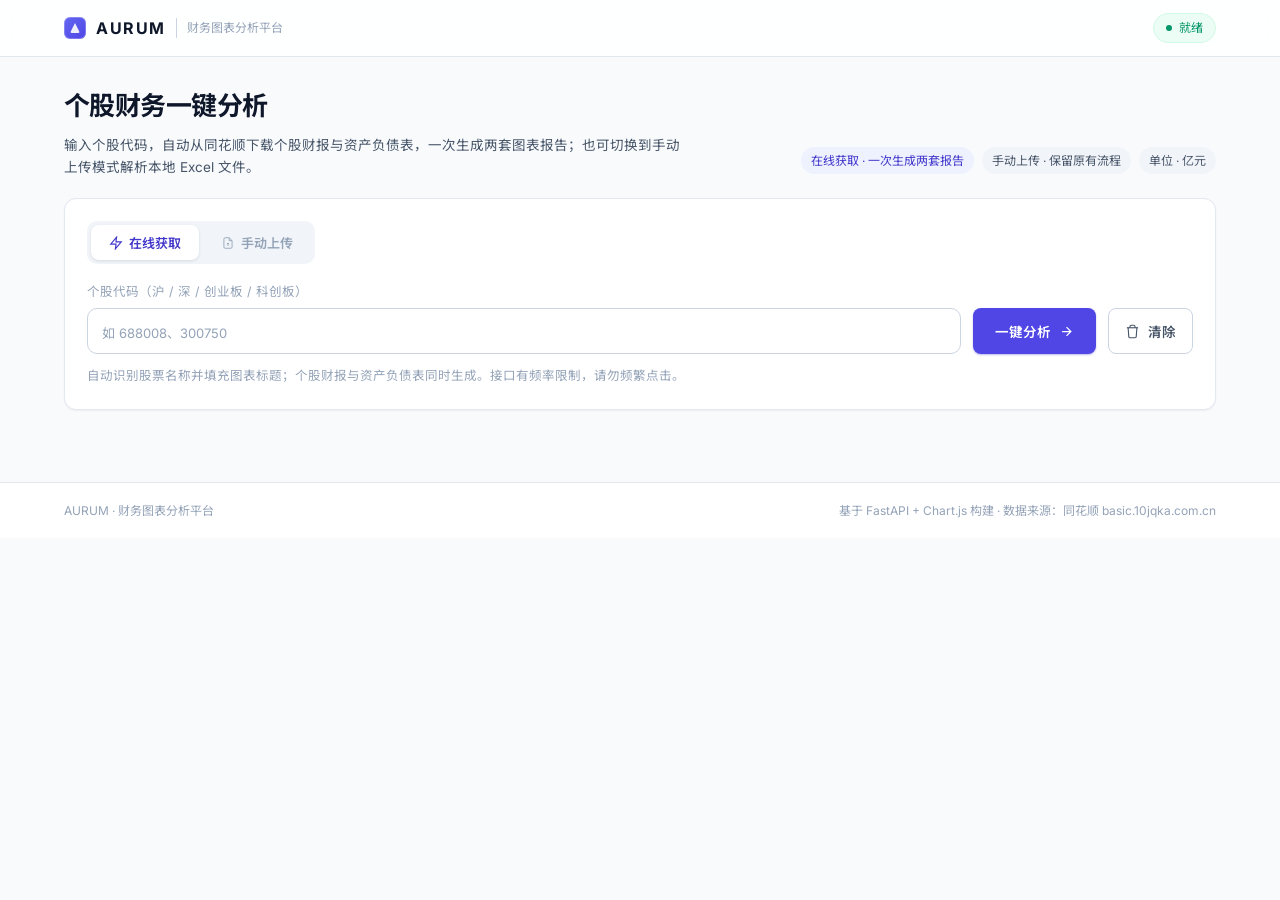
<file: static/index.html>
<!DOCTYPE html>
<html lang="zh">
<head>
<meta charset="UTF-8">
<meta name="viewport" content="width=device-width, initial-scale=1.0">
<title>AURUM · 财务图表分析平台</title>
<link rel="preconnect" href="https://fonts.googleapis.com">
<link rel="preconnect" href="https://fonts.gstatic.com" crossorigin>
<link href="https://fonts.googleapis.com/css2?family=Inter:wght@400;500;600;700;800&family=Noto+Sans+SC:wght@400;500;700&display=swap" rel="stylesheet">
<script src="/static/vendor/chart.umd.js"></script>
<script src="/static/vendor/chartjs-plugin-datalabels.min.js"></script>
<script src="/static/vendor/hammer.min.js"></script>
<script src="/static/vendor/chartjs-plugin-zoom.min.js"></script>
<link rel="stylesheet" href="/static/style.css">
<script>
/* 主题配置：图表 JS（app.js / bs_chart.js）从这里读取全部颜色与字体 */
window.APP_THEME = {
    font: "'Inter','Noto Sans SC',-apple-system,'Segoe UI',sans-serif",
    text: '#334155',
    textMute: '#94a3b8',
    grid: 'rgba(148,163,184,.22)',
    axisBorder: '#e2e8f0',
    tooltipBg: '#0f172a', tooltipFg: '#f8fafc', tooltipBorder: '#334155',
    pointBorder: '#ffffff',
    barRadius: 6,
    series: ['#6366f1', '#0ea5e9', '#10b981', '#f59e0b', '#8b5cf6', '#f43f5e'],
    bsAsset: '#10b981', bsAssetDeep: '#059669',
    bsLiab: '#f43f5e', bsLiabDeep: '#e11d48'
};
</script>
</head>
<body>

<header class="topbar">
    <div class="topbar-inner">
        <div class="brand">
            <span class="brand-mark" aria-hidden="true"></span>
            <span class="brand-name">AURUM</span>
            <span class="brand-sub">财务图表分析平台</span>
        </div>
        <div class="topbar-side">
            <span class="status" id="mastheadStatus">
                <i class="status-dot"></i>
                <span class="status-label">就绪</span>
            </span>
        </div>
    </div>
</header>

<main class="main">

    <!-- ============ 页头 ============ -->
    <section class="page-head">
        <div class="page-head-text">
            <h1>个股财务一键分析</h1>
            <p>输入个股代码，自动从同花顺下载个股财报与资产负债表，一次生成两套图表报告；也可切换到手动上传模式解析本地 Excel 文件。</p>
        </div>
        <div class="page-head-tags">
            <span class="tag tag-accent">在线获取 · 一次生成两套报告</span>
            <span class="tag">手动上传 · 保留原有流程</span>
            <span class="tag">单位 · 亿元</span>
        </div>
    </section>

    <!-- ============ 入口卡片：模式切换 ============ -->
    <section class="card entry-card">

        <div class="mode-tabs" id="modeTabs">
            <button class="mode-tab active" type="button" data-mode="online">
                <svg viewBox="0 0 24 24" fill="none" stroke="currentColor" stroke-width="2"><polygon points="13 2 3 14 12 14 11 22 21 10 12 10 13 2"></polygon></svg>
                <span>在线获取</span>
            </button>
            <button class="mode-tab" type="button" data-mode="manual">
                <svg viewBox="0 0 24 24" fill="none" stroke="currentColor" stroke-width="1.5"><path d="M14 3v5h5"></path><path d="M19 8v11a2 2 0 0 1-2 2H7a2 2 0 0 1-2-2V5a2 2 0 0 1 2-2h7z"></path><path d="M12 17v-5m0 0-2 2m2-2 2 2"></path></svg>
                <span>手动上传</span>
            </button>
        </div>

        <!-- 模式一：在线获取 -->
        <div class="mode-panel" id="modeOnline">
            <div class="online-form">
                <label class="code-field" for="codeInput">
                    <span class="code-label">个股代码（沪 / 深 / 创业板 / 科创板）</span>
                    <input type="text" id="codeInput" class="code-input" inputmode="numeric"
                           maxlength="6" autocomplete="off" spellcheck="false"
                           placeholder="如 688008、300750">
                </label>
                <button class="btn btn-primary btn-fetch" id="fetchBtn">
                    <span>一键分析</span>
                    <svg viewBox="0 0 24 24" fill="none" stroke="currentColor" stroke-width="2"><path d="M5 12h14M12 5l7 7-7 7"></path></svg>
                </button>
                <button class="btn btn-ghost btn-clear" id="clearBtnOnline" type="button" title="清除本页结果与代码输入">
                    <svg viewBox="0 0 24 24" fill="none" stroke="currentColor" stroke-width="1.8"><polyline points="3 6 5 6 21 6"></polyline><path d="M19 6l-1 14a2 2 0 0 1-2 2H8a2 2 0 0 1-2-2L5 6m3 0V4a2 2 0 0 1 2-2h4a2 2 0 0 1 2 2v2"></path></svg>
                    <span>清除</span>
                </button>
            </div>
            <p class="mode-hint">自动识别股票名称并填充图表标题；个股财报与资产负债表同时生成。接口有频率限制，请勿频繁点击。</p>
            <div class="alert alert-error" id="errorBoxOnline" hidden></div>
            <div class="loading-line" id="loadingBarOnline" hidden>
                <span class="loading-text">正在从同花顺下载数据并生成两套报告…</span>
                <span class="loading-track"><span class="loading-fill"></span></span>
            </div>
        </div>

        <!-- 模式二：手动上传（统一单表单：公司名 + 两个文件格 + 一个生成按钮） -->
        <div class="mode-panel" id="modeManual" hidden>
            <form class="manual-form" id="manualForm" autocomplete="off">
                <div class="form-field">
                    <label class="form-label" for="manualCompany">公司名称</label>
                    <input type="text" id="manualCompany" class="form-input" placeholder="如：宁德时代（上传个股财报时必填，用于标注图表）" maxlength="30">
                </div>

                <div class="form-field">
                    <span class="form-label">选择文件（至少 1 个，可都选）</span>
                    <div class="file-grid">
                        <div class="file-slot" id="fileSlotBs" role="button" tabindex="0" aria-label="选择资产负债表文件">
                            <input type="file" id="fileInputBs" accept=".xls,.xlsx" hidden>
                            <div class="slot-body">
                                <div class="slot-icon slot-icon-asset">
                                    <svg viewBox="0 0 24 24" fill="none" stroke="currentColor" stroke-width="1.5"><rect x="3" y="4" width="18" height="16" rx="2"></rect><path d="M3 10h18M9 10v10M15 10v10"></path></svg>
                                </div>
                                <div class="slot-text">
                                    <p class="slot-title">资产负债表</p>
                                    <p class="slot-hint" id="slotHintBs">点击或拖入 .xls / .xlsx</p>
                                </div>
                            </div>
                            <div class="slot-file" id="slotFileBs" hidden>
                                <svg viewBox="0 0 24 24" fill="none" stroke="currentColor" stroke-width="2"><polyline points="20 6 9 17 4 12"></polyline></svg>
                                <span class="slot-name" id="slotNameBs"></span>
                                <button type="button" class="slot-clear" id="slotClearBs" aria-label="移除已选文件" title="移除文件">
                                    <svg viewBox="0 0 24 24" fill="none" stroke="currentColor" stroke-width="2"><line x1="18" y1="6" x2="6" y2="18"></line><line x1="6" y1="6" x2="18" y2="18"></line></svg>
                                </button>
                            </div>
                        </div>

                        <div class="file-slot" id="fileSlot" role="button" tabindex="0" aria-label="选择个股财报文件">
                            <input type="file" id="fileInput" accept=".xls" hidden>
                            <div class="slot-body">
                                <div class="slot-icon slot-icon-stock">
                                    <svg viewBox="0 0 24 24" fill="none" stroke="currentColor" stroke-width="1.5"><path d="M3 3v18h18"></path><path d="m19 9-5 5-4-4-3 3"></path></svg>
                                </div>
                                <div class="slot-text">
                                    <p class="slot-title">个股财报</p>
                                    <p class="slot-hint" id="slotHint">点击或拖入 .xls（diy_report 模板）</p>
                                </div>
                            </div>
                            <div class="slot-file" id="slotFile" hidden>
                                <svg viewBox="0 0 24 24" fill="none" stroke="currentColor" stroke-width="2"><polyline points="20 6 9 17 4 12"></polyline></svg>
                                <span class="slot-name" id="slotName"></span>
                                <button type="button" class="slot-clear" id="slotClear" aria-label="移除已选文件" title="移除文件">
                                    <svg viewBox="0 0 24 24" fill="none" stroke="currentColor" stroke-width="2"><line x1="18" y1="6" x2="6" y2="18"></line><line x1="6" y1="6" x2="18" y2="18"></line></svg>
                                </button>
                            </div>
                        </div>
                    </div>
                </div>

                <div class="form-actions">
                    <button class="btn btn-primary gen-btn" id="manualGenBtn" type="submit" disabled>
                        <span id="manualGenText">生成分析报告</span>
                        <svg viewBox="0 0 24 24" fill="none" stroke="currentColor" stroke-width="2"><path d="M5 12h14M12 5l7 7-7 7"></path></svg>
                    </button>
                    <button class="btn btn-ghost btn-clear" id="clearBtnManual" type="button" title="清除本页结果、已选文件与公司名">
                        <svg viewBox="0 0 24 24" fill="none" stroke="currentColor" stroke-width="1.8"><polyline points="3 6 5 6 21 6"></polyline><path d="M19 6l-1 14a2 2 0 0 1-2 2H8a2 2 0 0 1-2-2L5 6m3 0V4a2 2 0 0 1 2-2h4a2 2 0 0 1 2 2v2"></path></svg>
                        <span>清除</span>
                    </button>
                </div>
            </form>
            <div class="alert alert-error" id="errorBoxManual" hidden></div>
            <div class="loading-line" id="loadingBarManual" hidden>
                <span class="loading-text">正在解析数据并生成图表…</span>
                <span class="loading-track"><span class="loading-fill"></span></span>
            </div>
        </div>
    </section>

    <!-- ============ 结果一：资产负债表（优先展示） ============ -->
    <section class="result" id="resultSectionBs" hidden>

        <div class="section-head">
            <h2 class="section-title" id="sectionTitleBs">资产与负债分布</h2>
            <span class="section-meta" id="chartSubBs">报告期：—</span>
        </div>

        <div class="kpi-grid">
            <div class="card kpi kpi-asset">
                <span class="kpi-label">总资产</span>
                <span class="kpi-value"><b id="kpiAsset">—</b><i>亿元</i></span>
            </div>
            <div class="card kpi kpi-liab">
                <span class="kpi-label">总负债</span>
                <span class="kpi-value"><b id="kpiLiab">—</b><i>亿元</i></span>
            </div>
            <div class="card kpi">
                <span class="kpi-label">净资产（资产 − 负债）</span>
                <span class="kpi-value"><b id="kpiNet">—</b><i>亿元</i></span>
            </div>
            <div class="card kpi">
                <span class="kpi-label">资产负债率</span>
                <span class="kpi-value"><b id="kpiRatio">—</b></span>
            </div>
            <div class="card kpi">
                <span class="kpi-label">原始科目</span>
                <span class="kpi-value"><b id="kpiRaw">—</b><i>条</i></span>
            </div>
        </div>

        <div class="card chart-card">
            <div class="chart-frame chart-frame-wide"><canvas id="chartCanvasBs"></canvas></div>
            <div class="chart-legend">
                <span class="legend-item">
                    <i class="legend-swatch swatch-asset"></i>
                    <span>资产侧（9 项）</span>
                    <b class="legend-meta" id="assetLegendMeta">—</b>
                </span>
                <span class="legend-item">
                    <i class="legend-swatch swatch-liab"></i>
                    <span>负债侧（7 项）</span>
                    <b class="legend-meta" id="liabLegendMeta">—</b>
                </span>
            </div>
            <div class="chart-caption">单位：亿元 ｜ 共 <b id="rawCount">—</b> 条原始科目 ｜ 合计 <b id="totalVal">—</b> 亿元</div>
        </div>

        <div class="section-head">
            <h2 class="section-title">分组明细</h2>
        </div>
        <div class="columns-grid">
            <div class="card column">
                <div class="column-header">
                    <h3>资产 <span class="column-en">ASSETS</span></h3>
                    <span class="column-sum sum-asset" id="assetSum">—</span>
                </div>
                <div class="column-body" id="assetTable"></div>
            </div>
            <div class="card column">
                <div class="column-header">
                    <h3>负债 <span class="column-en">LIABILITIES</span></h3>
                    <span class="column-sum sum-liab" id="liabSum">—</span>
                </div>
                <div class="column-body" id="liabTable"></div>
            </div>
        </div>

        <div class="section-head">
            <h2 class="section-title">附录</h2>
        </div>
        <details class="card appendix" id="jsonToggleBs">
            <summary>
                <span class="appendix-label">原始 JSON 数据</span>
                <span class="appendix-meta">点击展开 / 收起</span>
                <svg class="chevron" viewBox="0 0 24 24" fill="none" stroke="currentColor" stroke-width="2"><polyline points="6 9 12 15 18 9"></polyline></svg>
            </summary>
            <pre class="appendix-content" id="jsonContentBs" hidden></pre>
        </details>

    </section>

    <!-- ============ 结果二：个股财报 ============ -->
    <section class="result" id="resultSection" hidden>

        <div class="section-head">
            <h2 class="section-title">业务图表分析</h2>
            <span class="section-meta" id="chartSub">公司：—</span>
        </div>

        <div class="charts-grid" id="chartsGrid">
            <div class="card chart-card stock-chart-card" data-chart="revenue-cashflow">
                <div class="chart-card-head">
                    <h3 id="title-revenue-cashflow">—</h3>
                    <div class="chart-card-tools">
                        <button class="icon-btn btn-zoom" title="放大查看">
                            <svg viewBox="0 0 24 24" fill="none" stroke="currentColor" stroke-width="2"><circle cx="11" cy="11" r="7"></circle><line x1="21" y1="21" x2="16.5" y2="16.5"></line><line x1="11" y1="8" x2="11" y2="14"></line><line x1="8" y1="11" x2="14" y2="11"></line></svg>
                        </button>
                    </div>
                </div>
                <div class="chart-frame"><canvas id="canvas-revenue-cashflow"></canvas></div>
            </div>

            <div class="card chart-card stock-chart-card" data-chart="profit-cashflow-fcf">
                <div class="chart-card-head">
                    <h3 id="title-profit-cashflow-fcf">—</h3>
                    <div class="chart-card-tools">
                        <button class="icon-btn btn-zoom" title="放大查看">
                            <svg viewBox="0 0 24 24" fill="none" stroke="currentColor" stroke-width="2"><circle cx="11" cy="11" r="7"></circle><line x1="21" y1="21" x2="16.5" y2="16.5"></line><line x1="11" y1="8" x2="11" y2="14"></line><line x1="8" y1="11" x2="14" y2="11"></line></svg>
                        </button>
                    </div>
                </div>
                <div class="chart-frame"><canvas id="canvas-profit-cashflow-fcf"></canvas></div>
            </div>

            <div class="card chart-card stock-chart-card" data-chart="cost-margin">
                <div class="chart-card-head">
                    <h3 id="title-cost-margin">—</h3>
                    <div class="chart-card-tools">
                        <button class="icon-btn btn-zoom" title="放大查看">
                            <svg viewBox="0 0 24 24" fill="none" stroke="currentColor" stroke-width="2"><circle cx="11" cy="11" r="7"></circle><line x1="21" y1="21" x2="16.5" y2="16.5"></line><line x1="11" y1="8" x2="11" y2="14"></line><line x1="8" y1="11" x2="14" y2="11"></line></svg>
                        </button>
                    </div>
                </div>
                <div class="chart-frame"><canvas id="canvas-cost-margin"></canvas></div>
            </div>

            <div class="card chart-card stock-chart-card" data-chart="three-expenses">
                <div class="chart-card-head">
                    <h3 id="title-three-expenses">—</h3>
                    <div class="chart-card-tools">
                        <button class="icon-btn btn-zoom" title="放大查看">
                            <svg viewBox="0 0 24 24" fill="none" stroke="currentColor" stroke-width="2"><circle cx="11" cy="11" r="7"></circle><line x1="21" y1="21" x2="16.5" y2="16.5"></line><line x1="11" y1="8" x2="11" y2="14"></line><line x1="8" y1="11" x2="14" y2="11"></line></svg>
                        </button>
                    </div>
                </div>
                <div class="chart-frame"><canvas id="canvas-three-expenses"></canvas></div>
            </div>

            <div class="card chart-card stock-chart-card" data-chart="revenue-payable">
                <div class="chart-card-head">
                    <h3 id="title-revenue-payable">—</h3>
                    <div class="chart-card-tools">
                        <button class="icon-btn btn-zoom" title="放大查看">
                            <svg viewBox="0 0 24 24" fill="none" stroke="currentColor" stroke-width="2"><circle cx="11" cy="11" r="7"></circle><line x1="21" y1="21" x2="16.5" y2="16.5"></line><line x1="11" y1="8" x2="11" y2="14"></line><line x1="8" y1="11" x2="14" y2="11"></line></svg>
                        </button>
                    </div>
                </div>
                <div class="chart-frame"><canvas id="canvas-revenue-payable"></canvas></div>
            </div>

            <div class="card chart-card stock-chart-card" data-chart="roe-growth">
                <div class="chart-card-head">
                    <h3 id="title-roe-growth">—</h3>
                    <div class="chart-card-tools">
                        <button class="icon-btn btn-zoom" title="放大查看">
                            <svg viewBox="0 0 24 24" fill="none" stroke="currentColor" stroke-width="2"><circle cx="11" cy="11" r="7"></circle><line x1="21" y1="21" x2="16.5" y2="16.5"></line><line x1="11" y1="8" x2="11" y2="14"></line><line x1="8" y1="11" x2="14" y2="11"></line></svg>
                        </button>
                    </div>
                </div>
                <div class="chart-frame"><canvas id="canvas-roe-growth"></canvas></div>
            </div>

            <div class="card chart-card stock-chart-card" data-chart="eps-growth">
                <div class="chart-card-head">
                    <h3 id="title-eps-growth">—</h3>
                    <div class="chart-card-tools">
                        <button class="icon-btn btn-zoom" title="放大查看">
                            <svg viewBox="0 0 24 24" fill="none" stroke="currentColor" stroke-width="2"><circle cx="11" cy="11" r="7"></circle><line x1="21" y1="21" x2="16.5" y2="16.5"></line><line x1="11" y1="8" x2="11" y2="14"></line><line x1="8" y1="11" x2="14" y2="11"></line></svg>
                        </button>
                    </div>
                </div>
                <div class="chart-frame"><canvas id="canvas-eps-growth"></canvas></div>
            </div>
        </div>

        <div class="section-head">
            <h2 class="section-title">数据摘要</h2>
        </div>
        <div class="stat-grid" id="summaryGrid">
            <div class="card stat-item"><span class="stat-label">公司</span><span class="stat-value" id="sumCompany">—</span></div>
            <div class="card stat-item"><span class="stat-label">报告期数</span><span class="stat-value" id="sumPeriods">—</span></div>
            <div class="card stat-item"><span class="stat-label">时间范围</span><span class="stat-value" id="sumRange">—</span></div>
            <div class="card stat-item"><span class="stat-label">数据列数</span><span class="stat-value" id="sumColumns">—</span></div>
            <div class="card stat-item"><span class="stat-label">来源文件</span><span class="stat-value" id="sumSource">—</span></div>
        </div>

        <div class="section-head">
            <h2 class="section-title">附录</h2>
        </div>
        <details class="card appendix" id="jsonToggle">
            <summary>
                <span class="appendix-label">标准化数据 JSON</span>
                <span class="appendix-meta">点击展开 / 收起</span>
                <svg class="chevron" viewBox="0 0 24 24" fill="none" stroke="currentColor" stroke-width="2"><polyline points="6 9 12 15 18 9"></polyline></svg>
            </summary>
            <pre class="appendix-content" id="jsonContent" hidden></pre>
        </details>

    </section>

</main>

<footer class="footer">
    <div class="footer-inner">
        <span>AURUM · 财务图表分析平台</span>
        <span>基于 FastAPI + Chart.js 构建 · 数据来源：同花顺 basic.10jqka.com.cn</span>
    </div>
</footer>

<!-- 图表全屏放大层 -->
<div class="fullscreen-overlay" id="fullscreenOverlay" hidden>
    <div class="fullscreen-header">
        <h3 class="fullscreen-title" id="fullscreenTitle">—</h3>
        <div class="fullscreen-controls">
            <button class="fs-btn" id="btnResetZoom">
                <svg viewBox="0 0 24 24" fill="none" stroke="currentColor" stroke-width="2"><path d="M3 12a9 9 0 1 0 9-9"></path><polyline points="3 4 3 12 11 12"></polyline></svg>
                <span>重置缩放</span>
            </button>
            <button class="fs-btn fs-close" id="btnCloseFullscreen">
                <svg viewBox="0 0 24 24" fill="none" stroke="currentColor" stroke-width="2"><line x1="18" y1="6" x2="6" y2="18"></line><line x1="6" y1="6" x2="18" y2="18"></line></svg>
                <span>关闭</span>
            </button>
        </div>
    </div>
    <div class="fullscreen-canvas-wrap"><canvas id="fullscreenCanvas"></canvas></div>
    <div class="fullscreen-hint">滚轮缩放 ｜ 拖动平移 ｜ ← / → 或 PgUp / PgDn 切换图表 ｜ ESC 退出</div>
</div>

<script src="/static/app.js"></script>
<script src="/static/bs_chart.js"></script>

</body>
</html>
</file>
<file: static/style.css>
/* ============================================================
   AURUM 财务图表分析平台 — 方案 A：现代 SaaS 仪表盘风
   参考：Linear / Vercel Dashboard / shadcn ui
   白底 + 中性灰 + 单一靛蓝强调色，圆角卡片细边框
   ============================================================ */

:root {
    --bg:            #f8fafc;
    --card:          #ffffff;
    --border:        #e2e8f0;
    --border-strong: #cbd5e1;

    --text:    #0f172a;
    --text-2:  #475569;
    --text-3:  #94a3b8;

    --accent:       #4f46e5;
    --accent-strong:#4338ca;
    --accent-soft:  #eef2ff;

    --asset:      #059669;
    --asset-soft: #ecfdf5;
    --liab:       #e11d48;
    --liab-soft:  #fff1f2;

    --radius:    12px;
    --radius-sm: 8px;
    --shadow:    0 1px 2px rgba(15, 23, 42, 0.05);
    --shadow-lg: 0 8px 24px rgba(15, 23, 42, 0.10);
    --font: 'Inter', 'Noto Sans SC', -apple-system, 'Segoe UI', sans-serif;
}

* { margin: 0; padding: 0; box-sizing: border-box; }

/* 防止组件自身的 display 覆盖 hidden 属性 */
[hidden] { display: none !important; }

html { scroll-behavior: smooth; }

body {
    font-family: var(--font);
    background: var(--bg);
    color: var(--text);
    font-size: 14px;
    line-height: 1.65;
    min-height: 100vh;
    -webkit-font-smoothing: antialiased;
}

::selection { background: #c7d2fe; color: var(--text); }

::-webkit-scrollbar { width: 10px; height: 10px; }
::-webkit-scrollbar-track { background: transparent; }
::-webkit-scrollbar-thumb { background: #cbd5e1; border-radius: 5px; border: 2px solid var(--bg); }
::-webkit-scrollbar-thumb:hover { background: #94a3b8; }

/* ── 顶部导航 ─────────────────────────────── */
.topbar {
    position: sticky;
    top: 0;
    z-index: 100;
    background: rgba(255, 255, 255, 0.85);
    backdrop-filter: blur(12px);
    border-bottom: 1px solid var(--border);
}

.topbar-inner {
    max-width: 1200px;
    margin: 0 auto;
    padding: 0 24px;
    height: 56px;
    display: flex;
    align-items: center;
    gap: 32px;
}

.brand {
    display: flex;
    align-items: center;
    gap: 10px;
    font-weight: 700;
}

.brand-mark {
    width: 22px;
    height: 22px;
    border-radius: 6px;
    background: linear-gradient(135deg, #6366f1, #4f46e5);
    box-shadow: inset 0 0 0 1px rgba(255, 255, 255, 0.25);
    position: relative;
    flex-shrink: 0;
}
.brand-mark::after {
    content: '';
    position: absolute;
    inset: 6px;
    border-radius: 2px;
    background: rgba(255, 255, 255, 0.9);
    clip-path: polygon(50% 0, 100% 100%, 0 100%);
}

.brand-name { font-size: 16px; letter-spacing: 1.5px; }

.brand-sub {
    font-size: 12px;
    font-weight: 400;
    color: var(--text-3);
    border-left: 1px solid var(--border-strong);
    padding-left: 10px;
}

.nav {
    display: flex;
    gap: 4px;
    margin-left: 8px;
}

.nav-link {
    font-family: var(--font);
    font-size: 13px;
    color: var(--text-2);
    text-decoration: none;
    cursor: pointer;
    padding: 6px 12px;
    border: none;
    background: none;
    border-radius: 999px;
    transition: all 0.15s;
}

.nav-link:hover { color: var(--text); background: #f1f5f9; }

.nav-link.active {
    color: var(--accent-strong);
    background: var(--accent-soft);
    font-weight: 600;
}

.topbar-side { margin-left: auto; }

.status {
    display: inline-flex;
    align-items: center;
    gap: 7px;
    font-size: 12px;
    color: var(--asset);
    background: var(--asset-soft);
    border: 1px solid #d1fae5;
    padding: 4px 12px;
    border-radius: 999px;
    transition: all 0.2s;
}

.status-dot {
    width: 6px;
    height: 6px;
    border-radius: 50%;
    background: currentColor;
}

.status.loading { color: #b45309; background: #fffbeb; border-color: #fde68a; }
.status.error  { color: var(--liab); background: var(--liab-soft); border-color: #ffe4e6; }

/* ── 主区 ─────────────────────────────────── */
.main {
    max-width: 1200px;
    margin: 0 auto;
    padding: 28px 24px 72px;
}

.page-head {
    display: flex;
    align-items: flex-end;
    justify-content: space-between;
    gap: 24px;
    margin-bottom: 20px;
}

.page-head h1 {
    font-size: 26px;
    font-weight: 700;
    letter-spacing: -0.02em;
    margin-bottom: 6px;
}

.page-head p {
    font-size: 13.5px;
    color: var(--text-2);
    max-width: 620px;
}

.page-head-tags {
    display: flex;
    gap: 8px;
    flex-shrink: 0;
    padding-bottom: 4px;
}

.tag {
    font-size: 12px;
    color: var(--text-2);
    background: #f1f5f9;
    padding: 4px 10px;
    border-radius: 999px;
    white-space: nowrap;
}

.tag-accent {
    color: var(--accent-strong);
    background: var(--accent-soft);
}

/* ── 卡片基类 ─────────────────────────────── */
.card {
    background: var(--card);
    border: 1px solid var(--border);
    border-radius: var(--radius);
    box-shadow: var(--shadow);
}

/* ── 手动上传：统一单表单（公司名 + 文件格 + 生成按钮）── */
.manual-form {
    display: flex;
    flex-direction: column;
    gap: 18px;
}

.form-field { display: flex; flex-direction: column; gap: 7px; }

.form-label { font-size: 12.5px; font-weight: 600; color: var(--text-2); }

.form-input {
    height: 46px;
    border: 1px solid var(--border-strong);
    border-radius: 10px;
    padding: 0 14px;
    font: 400 14px var(--font);
    color: var(--text);
    background: #fff;
    outline: none;
    transition: border-color .15s, box-shadow .15s;
}

.form-input::placeholder { color: var(--text-3); }

.form-input:focus {
    border-color: var(--accent);
    box-shadow: 0 0 0 3px var(--accent-soft);
}

.file-grid {
    display: grid;
    grid-template-columns: 1fr 1fr;
    gap: 12px;
}

.file-slot {
    border: 1.5px dashed var(--border-strong);
    border-radius: var(--radius);
    padding: 10px 14px;
    cursor: pointer;
    transition: border-color .15s, background .15s, box-shadow .15s;
    background: linear-gradient(to bottom, rgba(248, 250, 252, .6), transparent);
}

.file-slot:hover {
    border-color: var(--accent);
    background: var(--accent-soft);
}

.file-slot:focus-visible {
    outline: none;
    border-color: var(--accent);
    box-shadow: 0 0 0 3px var(--accent-soft);
}

.file-slot.dragover {
    border-color: var(--accent);
    border-style: solid;
    box-shadow: 0 0 0 4px rgba(79, 70, 229, .08);
}

.file-slot.filled {
    border-style: solid;
    border-color: var(--asset);
    background: var(--asset-soft);
}

.file-slot.filled:hover { border-color: #047857; background: var(--asset-soft); }

/* 横排紧凑行：小图标 + 左对齐标题/提示，压缩纵向面积 */
.slot-body { display: flex; flex-direction: row; align-items: center; gap: 10px; }

.slot-text { flex: 1; min-width: 0; display: flex; flex-direction: column; gap: 1px; }

.slot-icon {
    width: 34px;
    height: 34px;
    border-radius: 9px;
    display: flex;
    align-items: center;
    justify-content: center;
    flex-shrink: 0;
}

.slot-icon svg { width: 17px; height: 17px; }

.slot-icon-asset { background: var(--accent-soft); color: var(--accent); }
.slot-icon-stock { background: #ecfeff; color: #0891b2; }

.slot-title { font-size: 13.5px; font-weight: 600; line-height: 1.4; }

.slot-hint { font-size: 11.5px; color: var(--text-3); line-height: 1.4; }

.slot-file {
    display: flex;
    align-items: center;
    gap: 6px;
    margin-top: 8px;
    padding: 5px 8px;
    background: #fff;
    border: 1px solid var(--border);
    border-radius: 7px;
    font-size: 11.5px;
    color: var(--text-2);
}

.slot-file > svg { width: 13px; height: 13px; color: var(--asset); flex-shrink: 0; }

.slot-name {
    flex: 1;
    min-width: 0;
    text-align: left;
    white-space: nowrap;
    overflow: hidden;
    text-overflow: ellipsis;
    font-variant-numeric: tabular-nums;
}

.slot-clear {
    flex-shrink: 0;
    display: inline-flex;
    align-items: center;
    justify-content: center;
    width: 18px;
    height: 18px;
    border: none;
    border-radius: 5px;
    background: transparent;
    color: var(--text-3);
    cursor: pointer;
    transition: background .15s, color .15s;
}

.slot-clear:hover { background: var(--liab-soft); color: var(--liab); }
.slot-clear svg { width: 11px; height: 11px; }

.gen-btn {
    height: 48px;
    width: 100%;
    justify-content: center;
    font-size: 14.5px;
    border-radius: 10px;
}

/* 手动表单按钮行：生成按钮占满剩余宽度，清除按钮固定宽度 */
.form-actions { display: flex; gap: 10px; }
.form-actions .gen-btn { flex: 1; width: auto; }
.form-actions .btn-clear { height: 48px; }

.btn {
    display: inline-flex;
    align-items: center;
    gap: 8px;
    border: none;
    cursor: pointer;
    font-family: var(--font);
    font-size: 13.5px;
    font-weight: 600;
    border-radius: var(--radius-sm);
    transition: all 0.15s;
}

.btn svg { width: 15px; height: 15px; }

.btn-primary {
    background: var(--accent);
    color: #fff;
    padding: 10px 20px;
    box-shadow: 0 1px 2px rgba(67, 56, 202, 0.35);
}

.btn-primary:hover:not(:disabled) { background: var(--accent-strong); }

.btn-primary:active:not(:disabled) { transform: translateY(1px); }

.btn-primary:disabled { opacity: 0.5; cursor: not-allowed; }

.btn-ghost {
    background: #fff;
    color: var(--text-2);
    border: 1px solid var(--border-strong);
    padding: 10px 16px;
    transition: border-color .15s, color .15s, background .15s;
}

.btn-ghost:hover {
    border-color: var(--accent);
    color: var(--accent-strong);
    background: var(--accent-soft);
}

/* 清除按钮：与所在行的主按钮等高 */
.btn-clear { height: 46px; flex-shrink: 0; }

/* ── 错误 / 加载 ──────────────────────────── */
.alert-error {
    margin-top: 14px;
    padding: 11px 16px;
    background: var(--liab-soft);
    border: 1px solid #ffe4e6;
    color: #be123c;
    font-size: 13px;
    border-radius: var(--radius-sm);
}

.loading-line {
    margin-top: 14px;
    display: flex;
    align-items: center;
    gap: 14px;
    padding: 11px 16px;
    background: var(--accent-soft);
    border: 1px solid #e0e7ff;
    border-radius: var(--radius-sm);
}

.loading-text { font-size: 12.5px; color: var(--accent-strong); white-space: nowrap; }

.loading-track {
    flex: 1;
    height: 4px;
    background: #e0e7ff;
    border-radius: 2px;
    overflow: hidden;
}

.loading-fill {
    display: block;
    height: 100%;
    width: 30%;
    background: var(--accent);
    border-radius: 2px;
    animation: loadMove 1.3s ease-in-out infinite;
}

@keyframes loadMove {
    0% { transform: translateX(-100%); }
    100% { transform: translateX(433%); }
}

/* ── 结果区 / 小节标题 ────────────────────── */
.result { margin-top: 8px; }

.section-head {
    display: flex;
    align-items: baseline;
    justify-content: space-between;
    margin: 36px 0 16px;
}

.section-head:first-child { margin-top: 12px; }

.section-title {
    font-size: 17px;
    font-weight: 700;
    letter-spacing: -0.01em;
}

.section-meta { font-size: 12.5px; color: var(--text-3); }

/* ── 图表网格（2 列）──────────────────────── */
.charts-grid {
    display: grid;
    grid-template-columns: repeat(2, 1fr);
    gap: 20px;
}

.chart-card { overflow: hidden; }

.chart-card-head {
    display: flex;
    align-items: center;
    justify-content: space-between;
    gap: 12px;
    padding: 14px 18px 6px;
}

.chart-card-head h3 {
    font-size: 14.5px;
    font-weight: 600;
    color: var(--text);
    line-height: 1.4;
}

.chart-card-tools { display: flex; align-items: center; gap: 8px; flex-shrink: 0; }

.icon-btn {
    width: 28px;
    height: 28px;
    display: flex;
    align-items: center;
    justify-content: center;
    background: var(--card);
    border: 1px solid var(--border);
    border-radius: 6px;
    color: var(--text-3);
    cursor: pointer;
    transition: all 0.15s;
}

.icon-btn svg { width: 14px; height: 14px; }

.icon-btn:hover {
    color: var(--accent-strong);
    border-color: var(--accent);
    background: var(--accent-soft);
}

.chart-frame {
    height: 330px;
    padding: 10px 16px 16px;
}

.chart-frame-wide { height: 440px; }

/* ── 数据摘要 ─────────────────────────────── */
.stat-grid {
    display: grid;
    grid-template-columns: repeat(5, 1fr);
    gap: 16px;
}

.stat-item {
    padding: 16px 18px;
    display: flex;
    flex-direction: column;
    gap: 5px;
    min-width: 0;
}

.stat-label { font-size: 12px; color: var(--text-3); }

.stat-value {
    font-size: 15px;
    font-weight: 600;
    font-variant-numeric: tabular-nums;
    word-break: break-all;
}

/* ── KPI 指标条（资产负债页）─────────────── */
.kpi-grid {
    display: grid;
    grid-template-columns: repeat(5, 1fr);
    gap: 16px;
    margin-bottom: 20px;
}

.kpi {
    padding: 16px 18px;
    display: flex;
    flex-direction: column;
    gap: 6px;
    position: relative;
    overflow: hidden;
}

.kpi::before {
    content: '';
    position: absolute;
    left: 0;
    top: 0;
    bottom: 0;
    width: 3px;
    background: var(--border-strong);
}

.kpi-asset::before { background: var(--asset); }
.kpi-liab::before { background: var(--liab); }

.kpi-label { font-size: 12px; color: var(--text-3); }

.kpi-value {
    display: flex;
    align-items: baseline;
    gap: 5px;
    font-variant-numeric: tabular-nums;
}

.kpi-value b { font-size: 22px; font-weight: 700; letter-spacing: -0.02em; }

.kpi-asset .kpi-value b { color: var(--asset); }
.kpi-liab .kpi-value b { color: var(--liab); }

.kpi-value i { font-style: normal; font-size: 12px; color: var(--text-3); }

/* ── 图例 / 说明 ──────────────────────────── */
.chart-legend {
    display: flex;
    align-items: center;
    gap: 24px;
    flex-wrap: wrap;
    padding: 14px 20px;
    border-top: 1px solid var(--border);
}

.legend-item {
    display: flex;
    align-items: center;
    gap: 8px;
    font-size: 12.5px;
    color: var(--text-2);
}

.legend-swatch {
    width: 10px;
    height: 10px;
    border-radius: 3px;
    display: inline-block;
}

.swatch-asset { background: #10b981; }
.swatch-liab { background: #f43f5e; }

.legend-meta { color: var(--text); font-variant-numeric: tabular-nums; }

.chart-caption {
    padding: 0 20px 14px;
    text-align: center;
    font-size: 12px;
    color: var(--text-3);
}

.chart-caption b { color: var(--text-2); font-variant-numeric: tabular-nums; }

/* ── 双栏明细表 ───────────────────────────── */
.columns-grid {
    display: grid;
    grid-template-columns: repeat(2, 1fr);
    gap: 20px;
}

.column { padding: 18px 20px 10px; }

.column-header {
    display: flex;
    align-items: baseline;
    justify-content: space-between;
    padding-bottom: 12px;
    border-bottom: 1px solid var(--border);
}

.column-header h3 { font-size: 15px; font-weight: 700; }

.column-en {
    font-size: 10.5px;
    font-weight: 500;
    color: var(--text-3);
    letter-spacing: 2px;
    margin-left: 6px;
}

.column-sum {
    font-size: 17px;
    font-weight: 700;
    font-variant-numeric: tabular-nums;
}

.sum-asset { color: var(--asset); }
.sum-liab { color: var(--liab); }

.table-row {
    display: grid;
    grid-template-columns: 1fr auto auto;
    gap: 14px;
    padding: 9px 4px;
    border-bottom: 1px solid #f1f5f9;
    align-items: baseline;
    border-radius: 4px;
    transition: background 0.12s;
}

.table-row:hover { background: #f8fafc; }

.table-row:last-child { border-bottom: none; }

.row-name { font-size: 13.5px; color: var(--text-2); }

.row-value {
    font-size: 13.5px;
    font-weight: 600;
    color: var(--text);
    font-variant-numeric: tabular-nums;
    text-align: right;
}

.row-pct {
    font-size: 12px;
    color: var(--text-3);
    font-variant-numeric: tabular-nums;
    min-width: 48px;
    text-align: right;
}

/* ── 附录 JSON ────────────────────────────── */
.appendix summary {
    display: flex;
    align-items: center;
    gap: 12px;
    padding: 15px 20px;
    cursor: pointer;
    list-style: none;
    border-radius: var(--radius);
    transition: background 0.15s;
    user-select: none;
}

.appendix summary::-webkit-details-marker { display: none; }

.appendix summary:hover { background: #f8fafc; }

.appendix-label { font-size: 14px; font-weight: 600; }

.appendix-meta { margin-left: auto; font-size: 12px; color: var(--text-3); }

.chevron {
    width: 15px;
    height: 15px;
    color: var(--text-3);
    transition: transform 0.2s;
}

.appendix[open] .chevron { transform: rotate(180deg); }

.appendix-content {
    border-top: 1px solid var(--border);
    background: #f8fafc;
    font-family: 'JetBrains Mono', 'Consolas', 'Courier New', monospace;
    font-size: 12px;
    line-height: 1.7;
    color: var(--text-2);
    padding: 20px;
    overflow: auto;
    max-height: 480px;
    white-space: pre-wrap;
    word-break: break-all;
    border-radius: 0 0 var(--radius) var(--radius);
}

/* ── 页脚 ─────────────────────────────────── */
.footer {
    border-top: 1px solid var(--border);
    background: var(--card);
}

.footer-inner {
    max-width: 1200px;
    margin: 0 auto;
    padding: 18px 24px;
    display: flex;
    justify-content: space-between;
    gap: 12px;
    font-size: 12px;
    color: var(--text-3);
    flex-wrap: wrap;
}

/* ── 图表全屏层 ───────────────────────────── */
.fullscreen-overlay {
    position: fixed;
    inset: 0;
    z-index: 9999;
    background: var(--bg);
    display: flex;
    flex-direction: column;
}

.fullscreen-overlay[hidden] { display: none; }

.fullscreen-header {
    display: flex;
    align-items: center;
    justify-content: space-between;
    gap: 16px;
    padding: 14px 24px;
    background: var(--card);
    border-bottom: 1px solid var(--border);
    flex-shrink: 0;
}

.fullscreen-title { font-size: 16px; font-weight: 700; }

.fullscreen-controls { display: flex; gap: 10px; }

.fs-btn {
    display: inline-flex;
    align-items: center;
    gap: 7px;
    padding: 7px 14px;
    background: var(--card);
    border: 1px solid var(--border-strong);
    border-radius: var(--radius-sm);
    color: var(--text-2);
    font-family: var(--font);
    font-size: 12.5px;
    cursor: pointer;
    transition: all 0.15s;
}

.fs-btn svg { width: 14px; height: 14px; }

.fs-btn:hover { border-color: var(--accent); color: var(--accent-strong); background: var(--accent-soft); }

.fs-close:hover { border-color: var(--liab); color: var(--liab); background: var(--liab-soft); }

.fullscreen-canvas-wrap {
    flex: 1;
    padding: 24px 32px;
    min-height: 0;
}

.fullscreen-canvas-wrap canvas { width: 100% !important; height: 100% !important; }

.fullscreen-hint {
    padding: 10px;
    text-align: center;
    font-size: 12px;
    color: var(--text-3);
    background: var(--card);
    border-top: 1px solid var(--border);
    flex-shrink: 0;
}

/* ── 单页入口卡片：模式切换 + 在线获取 ────── */
.entry-card { padding: 22px; }

.mode-tabs {
    display: inline-flex;
    gap: 4px;
    padding: 4px;
    background: #f1f5f9;
    border-radius: 10px;
    margin-bottom: 18px;
}

.mode-tab {
    display: inline-flex;
    align-items: center;
    gap: 6px;
    border: none;
    background: transparent;
    color: var(--text-3);
    font: 600 13px var(--font);
    padding: 8px 18px;
    border-radius: 8px;
    cursor: pointer;
    transition: color .15s, background .15s, box-shadow .15s;
}

.mode-tab svg { width: 14px; height: 14px; }
.mode-tab:hover { color: var(--text); }

.mode-tab.active {
    background: #fff;
    color: var(--accent-strong);
    box-shadow: 0 1px 3px rgba(15, 23, 42, .12);
}

.online-form {
    display: flex;
    gap: 12px;
    align-items: flex-end;
    flex-wrap: wrap;
}

.code-field {
    display: flex;
    flex-direction: column;
    gap: 5px;
    flex: 1;
    min-width: 240px;
}

.code-label { font-size: 12.5px; color: var(--text-3); }

.code-input {
    height: 46px;
    border: 1px solid var(--border-strong);
    border-radius: 10px;
    padding: 0 14px;
    font: 600 18px/1 'JetBrains Mono', 'Consolas', 'Menlo', monospace;
    letter-spacing: 3px;
    color: var(--text);
    background: #fff;
    outline: none;
    transition: border-color .15s, box-shadow .15s;
}

.code-input::placeholder {
    font: 400 13px var(--font);
    letter-spacing: normal;
    color: var(--text-3);
}

.code-input:focus {
    border-color: var(--accent);
    box-shadow: 0 0 0 3px var(--accent-soft);
}

.btn-fetch { height: 46px; padding: 0 22px; }

.mode-hint {
    font-size: 12.5px;
    color: var(--text-3);
    margin-top: 12px;
}

/* 单页两区块的纵向间距 */
.result { margin-top: 22px; }

/* ── 响应式 ───────────────────────────────── */
@media (max-width: 960px) {
    .charts-grid { grid-template-columns: 1fr; }
    .stat-grid { grid-template-columns: repeat(2, 1fr); }
    .kpi-grid { grid-template-columns: repeat(2, 1fr); }
    .columns-grid { grid-template-columns: 1fr; }
    .page-head { flex-direction: column; align-items: flex-start; gap: 12px; }
    .file-grid { grid-template-columns: 1fr; }
    .topbar-inner { gap: 14px; }
    .brand-sub { display: none; }
    .chart-frame { height: 280px; }
    .online-form { flex-direction: column; align-items: stretch; }
    .btn-fetch { width: 100%; }
    .online-form .btn-clear { width: 100%; }
    .form-actions .btn-clear { flex: 1; }
}
</file>
